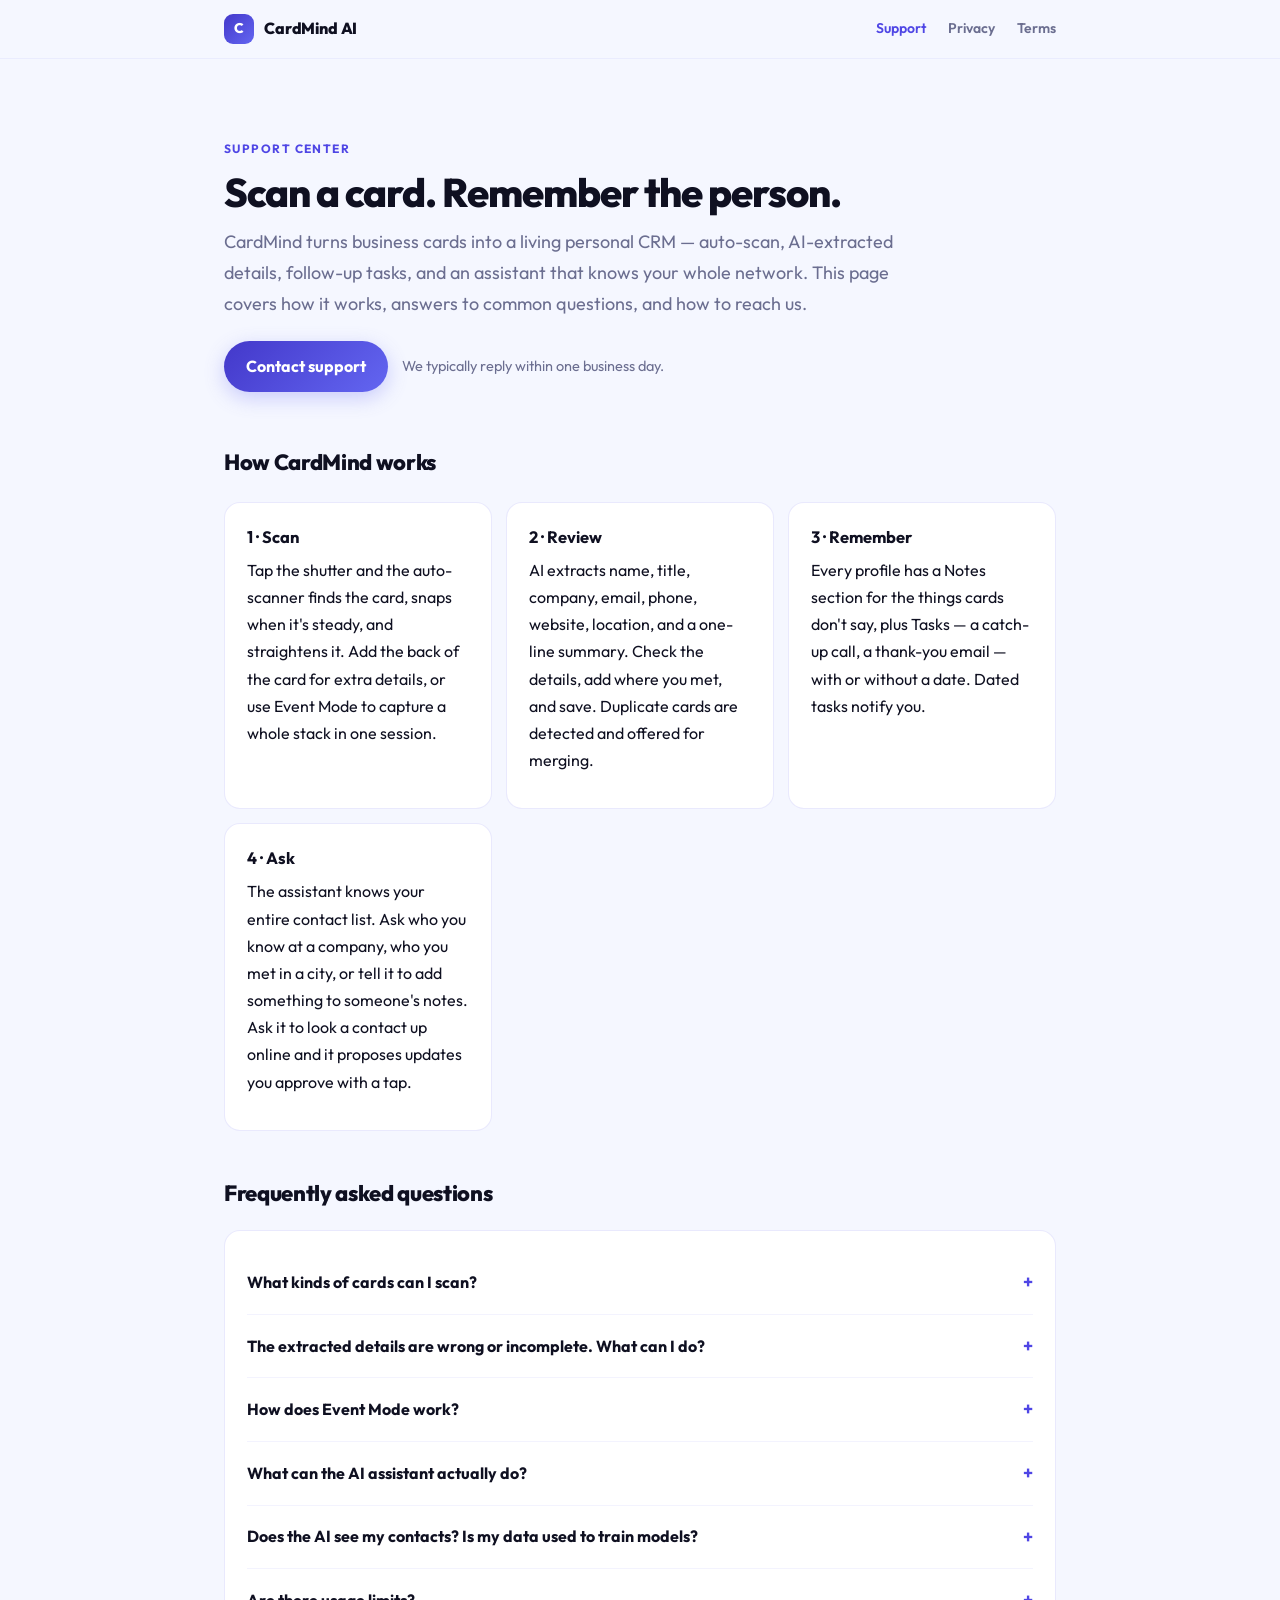
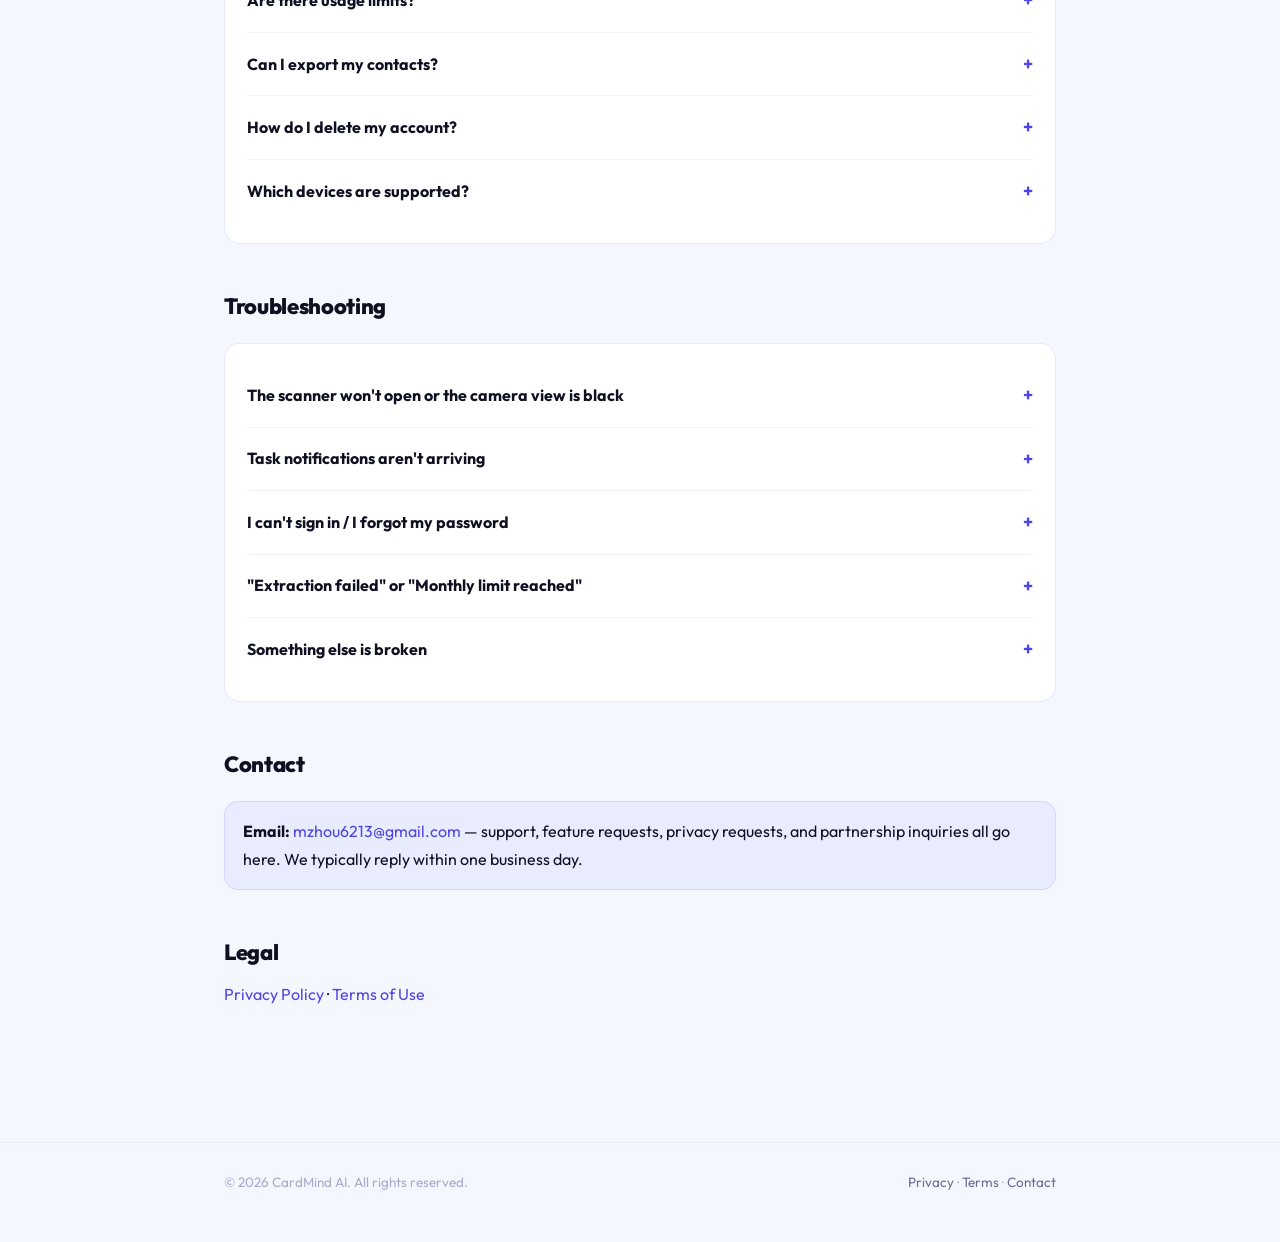
<file: index.html>
<!doctype html>
<html lang="en">
<head>
<meta charset="utf-8">
<meta name="viewport" content="width=device-width, initial-scale=1">
<title>CardMind AI — Support Center</title>
<meta name="description" content="Help, FAQs, troubleshooting, and contact for CardMind AI — the business-card scanner and personal CRM.">
<link rel="preconnect" href="https://fonts.googleapis.com">
<link rel="stylesheet" href="https://fonts.googleapis.com/css2?family=Outfit:wght@400;500;600;700;800&display=swap">
<link rel="stylesheet" href="styles.css">
</head>
<body>
<header class="nav">
  <div class="nav-inner">
    <a class="brand" href="index.html"><span class="brand-mark">C</span>CardMind AI</a>
    <nav class="nav-links" aria-label="Site">
      <a href="index.html" aria-current="page">Support</a>
      <a href="privacy.html">Privacy</a>
      <a href="terms.html">Terms</a>
    </nav>
  </div>
</header>

<main>
  <section class="hero">
    <div class="eyebrow">Support Center</div>
    <h1>Scan a card. Remember the person.</h1>
    <p class="lede">CardMind turns business cards into a living personal CRM — auto-scan, AI-extracted details, follow-up tasks, and an assistant that knows your whole network. This page covers how it works, answers to common questions, and how to reach us.</p>
    <div class="hero-actions">
      <a class="btn" href="mailto:mzhou6213@gmail.com?subject=CardMind%20support">Contact support</a>
      <span class="quiet">We typically reply within one business day.</span>
    </div>
  </section>

  <h2 id="how-it-works">How CardMind works</h2>
  <div class="grid">
    <div class="card">
      <h3>1 · Scan</h3>
      <p>Tap the shutter and the auto-scanner finds the card, snaps when it's steady, and straightens it. Add the back of the card for extra details, or use Event Mode to capture a whole stack in one session.</p>
    </div>
    <div class="card">
      <h3>2 · Review</h3>
      <p>AI extracts name, title, company, email, phone, website, location, and a one-line summary. Check the details, add where you met, and save. Duplicate cards are detected and offered for merging.</p>
    </div>
    <div class="card">
      <h3>3 · Remember</h3>
      <p>Every profile has a Notes section for the things cards don't say, plus Tasks — a catch-up call, a thank-you email — with or without a date. Dated tasks notify you.</p>
    </div>
    <div class="card">
      <h3>4 · Ask</h3>
      <p>The assistant knows your entire contact list. Ask who you know at a company, who you met in a city, or tell it to add something to someone's notes. Ask it to look a contact up online and it proposes updates you approve with a tap.</p>
    </div>
  </div>

  <h2 id="faq">Frequently asked questions</h2>
  <div class="card">
    <details>
      <summary>What kinds of cards can I scan?</summary>
      <p>Any printed business card, in any language the card is printed in. Plain paper cards work best; very glossy or dark cards benefit from softer lighting. You can also import a photo of a card from your library — you'll get a chance to crop it first.</p>
    </details>
    <details>
      <summary>The extracted details are wrong or incomplete. What can I do?</summary>
      <p>Extraction is done by AI and is very accurate on clear photos, but always review before saving. On the review screen you can correct any field. If the front of the card is missing information that's on the back, tap <strong>Add Back of Card</strong> — both sides are read together. After saving, tap any field on the profile to edit it in place.</p>
    </details>
    <details>
      <summary>How does Event Mode work?</summary>
      <p>Turn on <strong>Event Mode</strong> on the Scan tab, then capture card after card. Each one starts processing the moment it's captured — you'll see a spinner turn into a green check on its thumbnail. When you're done, tap <strong>Save All</strong> and every card becomes a contact. If any card fails (a blurry shot, a network drop) it stays in the queue so you can retry just that one.</p>
    </details>
    <details>
      <summary>What can the AI assistant actually do?</summary>
      <ul>
        <li><strong>Answer</strong> — "Who do I know in finance?" "Where did I meet Sarah?"</li>
        <li><strong>Show</strong> — "Display everyone in France" returns tappable profiles.</li>
        <li><strong>Record</strong> — "Add to notes that John has a daughter" saves it to John's profile and confirms.</li>
        <li><strong>Research</strong> — "Look up Sarah Chen online" searches the public web and proposes contact updates with sources; nothing is saved until you tap <em>Save to contact</em>.</li>
        <li><strong>Draft</strong> — "Write a short follow-up to Michael."</li>
      </ul>
      <p>Your conversation is saved so you can pick up where you left off; the compose icon starts a fresh one.</p>
    </details>
    <details>
      <summary>Does the AI see my contacts? Is my data used to train models?</summary>
      <p>To answer questions about your network, the assistant is given your own contacts and tasks for that request only — the same data you already see in the app. Card photos are sent for extraction. We use Anthropic's Claude API; under Anthropic's commercial terms, API inputs and outputs are not used to train their models. See our <a href="privacy.html#ai">Privacy Policy</a> for details.</p>
    </details>
    <details>
      <summary>Are there usage limits?</summary>
      <p>Yes — each account has a monthly allowance of card scans, assistant messages, and web-research requests so we can keep the service fast and affordable. If you hit a limit, the app tells you and it resets at the start of the next month. During the beta, CardMind is free.</p>
    </details>
    <details>
      <summary>Can I export my contacts?</summary>
      <p>Yes. <strong>Settings → Export All Contacts</strong> shares a CSV of everything. From any profile, the share icon exports that one person as text or a vCard.</p>
    </details>
    <details>
      <summary>How do I delete my account?</summary>
      <p><strong>Settings → Delete Account</strong>. After you confirm, your account and every piece of data tied to it — contacts, card photos, folders, tasks, chat history, usage records — are permanently removed. This cannot be undone, so export first if you want a copy.</p>
    </details>
    <details>
      <summary>Which devices are supported?</summary>
      <p>iPhone running a current version of iOS. Auto-scan uses Apple's built-in document scanner. iPad and Android are on the roadmap.</p>
    </details>
  </div>

  <h2 id="troubleshooting">Troubleshooting</h2>
  <div class="card">
    <details>
      <summary>The scanner won't open or the camera view is black</summary>
      <p>CardMind needs camera permission. Open the iPhone <strong>Settings</strong> app → scroll to <strong>CardMind</strong> → turn on <strong>Camera</strong>. Photo library access is needed only if you import existing photos.</p>
    </details>
    <details>
      <summary>Task notifications aren't arriving</summary>
      <p>Notifications need permission: iPhone <strong>Settings → CardMind → Notifications → Allow</strong>. Only tasks with a date send a notification, at the time you chose (9:00 in the morning for calendar-picked dates). Tasks without a date wait quietly in your list.</p>
    </details>
    <details>
      <summary>I can't sign in / I forgot my password</summary>
      <p>On the sign-in screen tap <strong>Forgot password?</strong>, enter your email, and open the link in the email on your phone — it brings you straight back to CardMind to set a new password. If you signed up with Apple, use the <strong>Sign in with Apple</strong> button instead of a password.</p>
    </details>
    <details>
      <summary>"Extraction failed" or "Monthly limit reached"</summary>
      <p><em>Extraction failed</em> is usually a connection hiccup or a photo the AI couldn't read — retake with the card filling the frame. <em>Monthly limit reached</em> means you've used this month's allowance; it resets on the 1st. Contact us if you need more.</p>
    </details>
    <details>
      <summary>Something else is broken</summary>
      <p>Email us with what you were doing, what you expected, and what happened instead. A screenshot helps enormously. Include your app version from Settings if you can.</p>
    </details>
  </div>

  <h2 id="contact">Contact</h2>
  <div class="callout">
    <p><strong>Email:</strong> <a href="mailto:mzhou6213@gmail.com">mzhou6213@gmail.com</a> — support, feature requests, privacy requests, and partnership inquiries all go here. We typically reply within one business day.</p>
  </div>

  <h2 id="legal">Legal</h2>
  <p><a href="privacy.html">Privacy Policy</a> · <a href="terms.html">Terms of Use</a></p>
</main>

<footer>
  <div class="footer-inner">
    <span>© 2026 CardMind AI. All rights reserved.</span>
    <span><a href="privacy.html">Privacy</a> · <a href="terms.html">Terms</a> · <a href="mailto:mzhou6213@gmail.com">Contact</a></span>
  </div>
</footer>
</body>
</html>
</file>
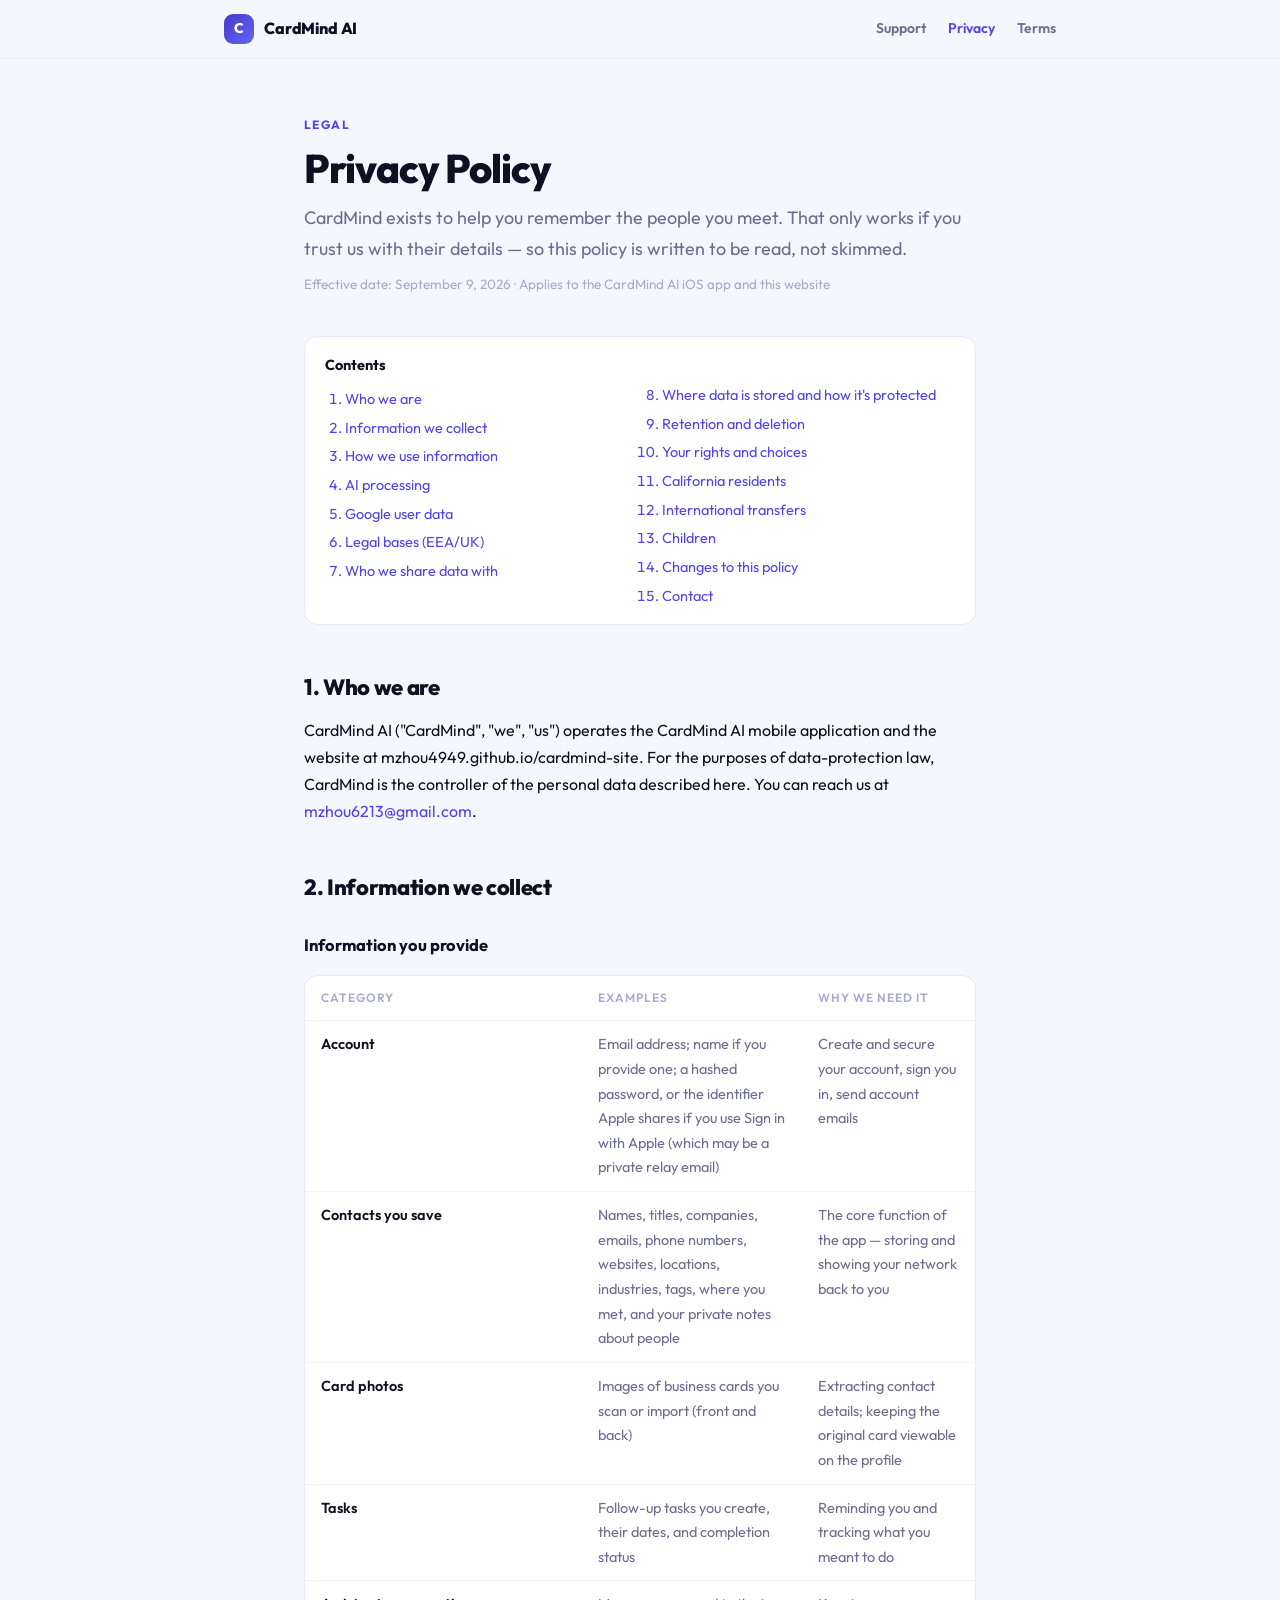
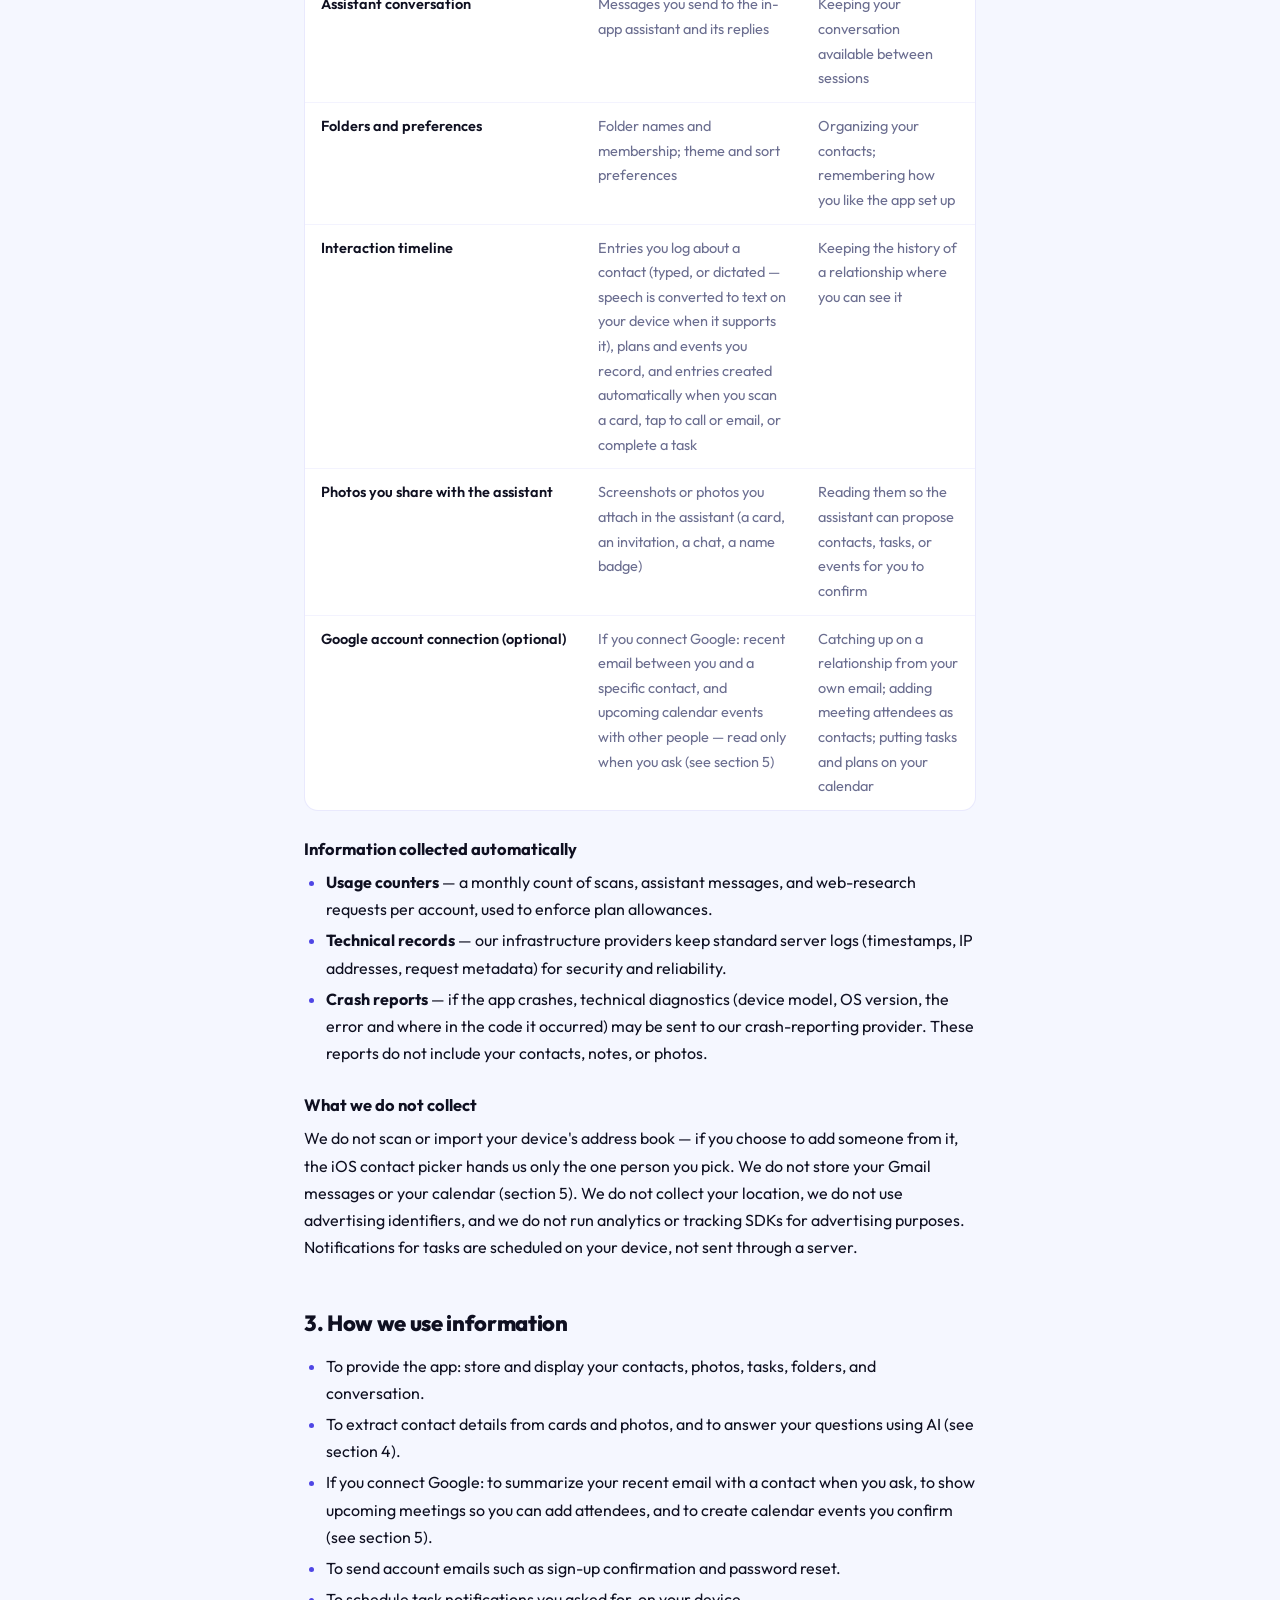
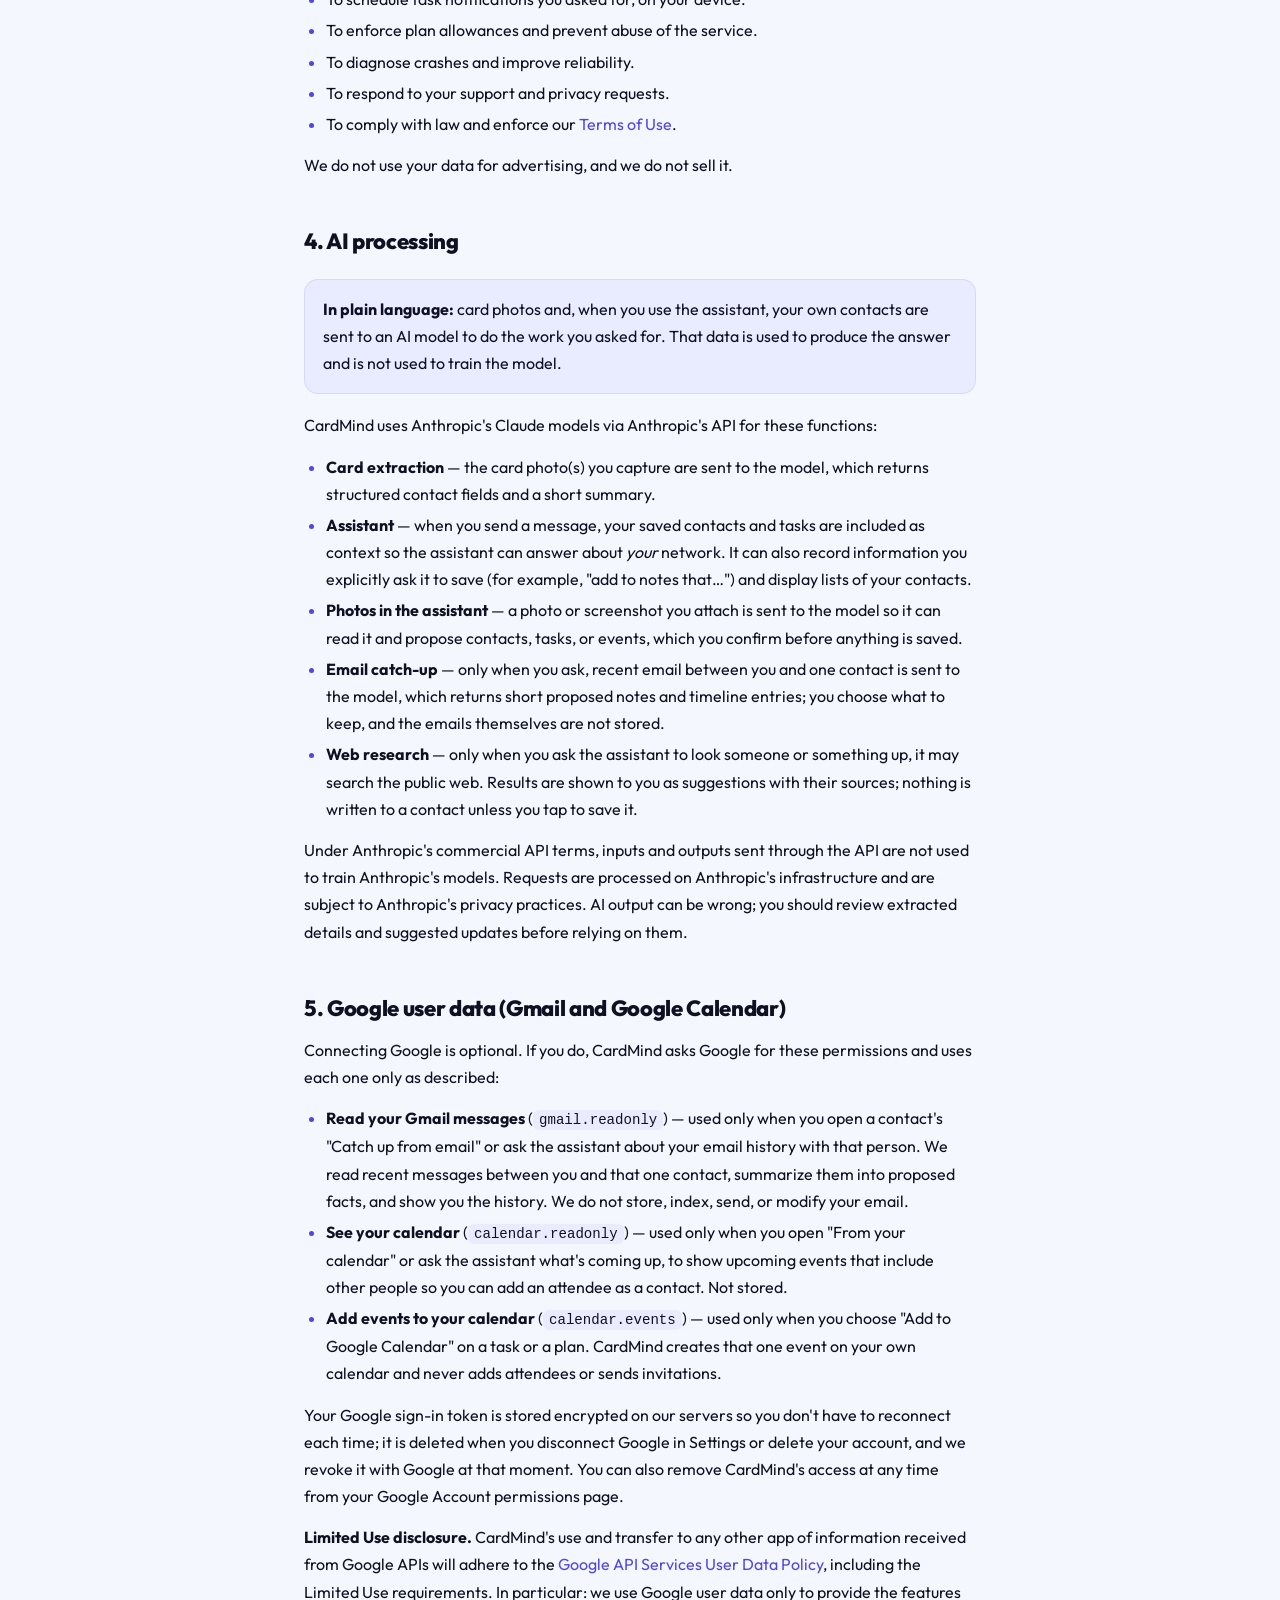
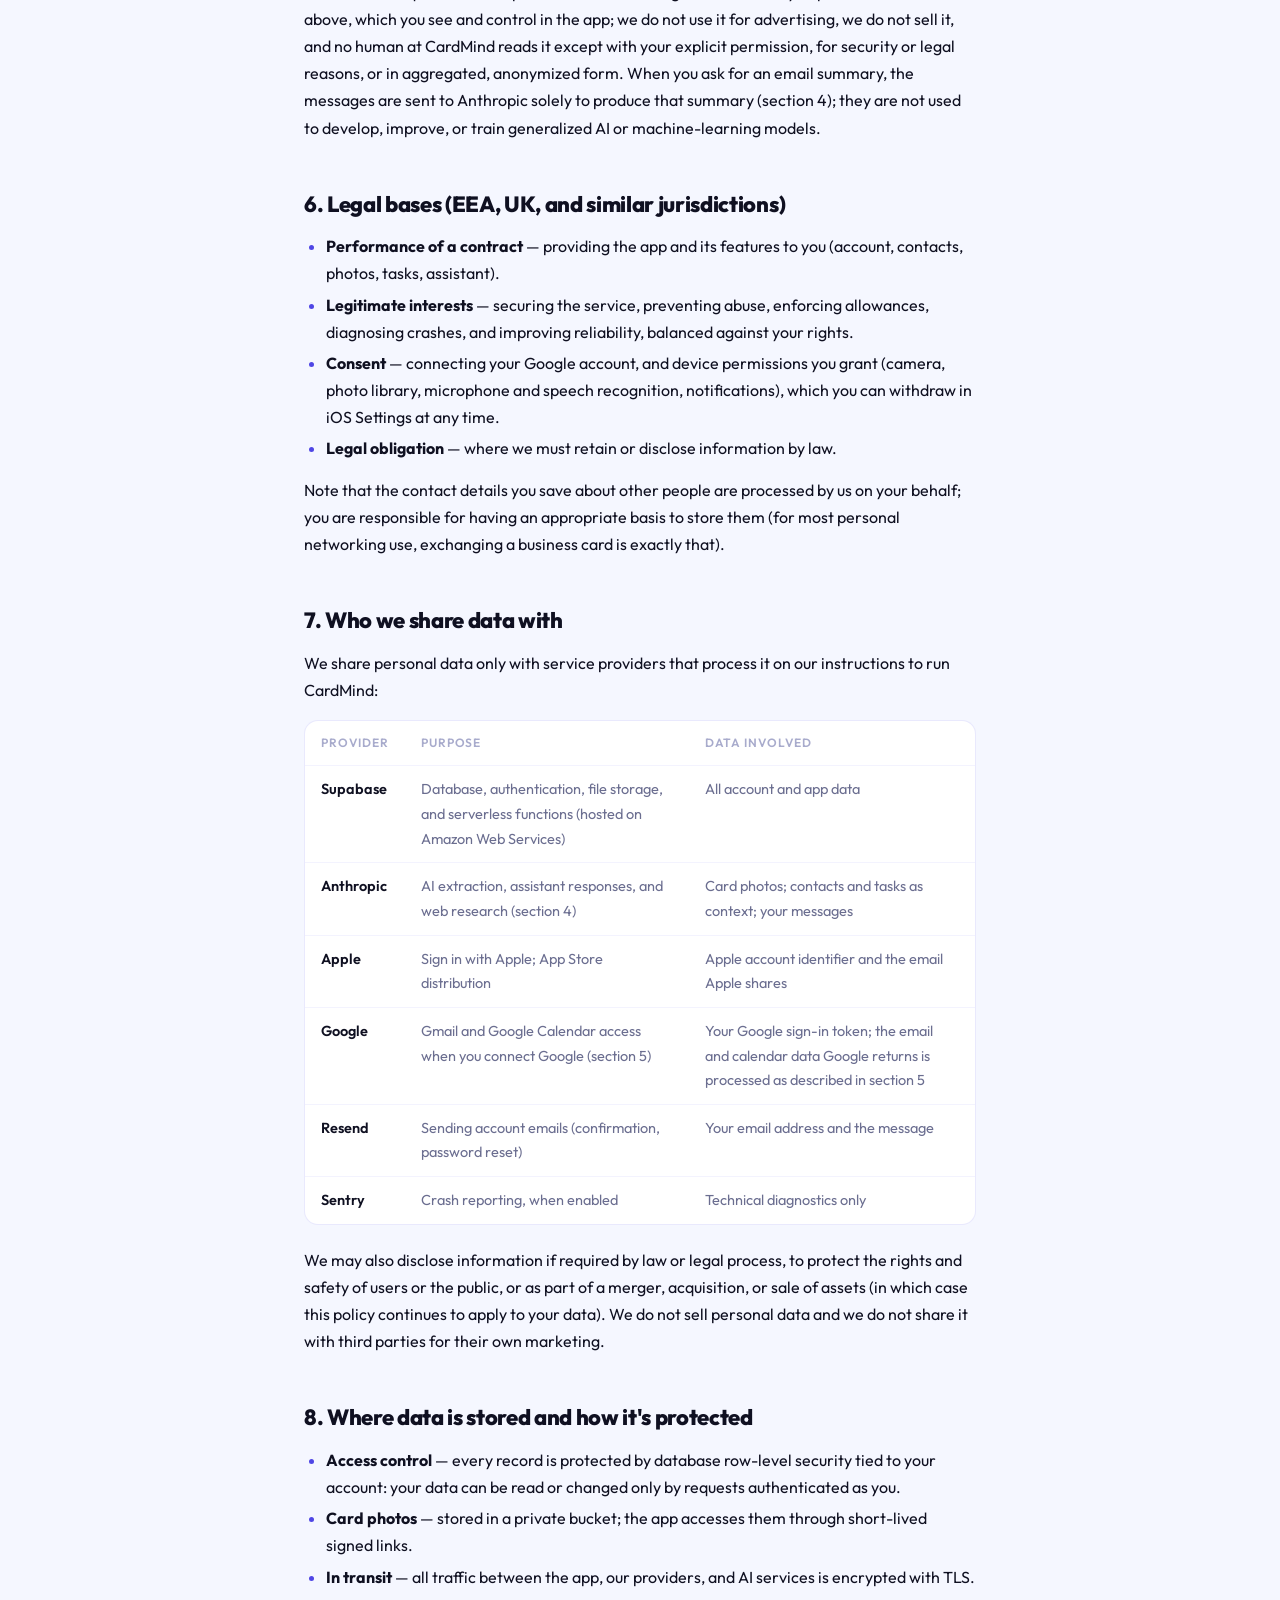
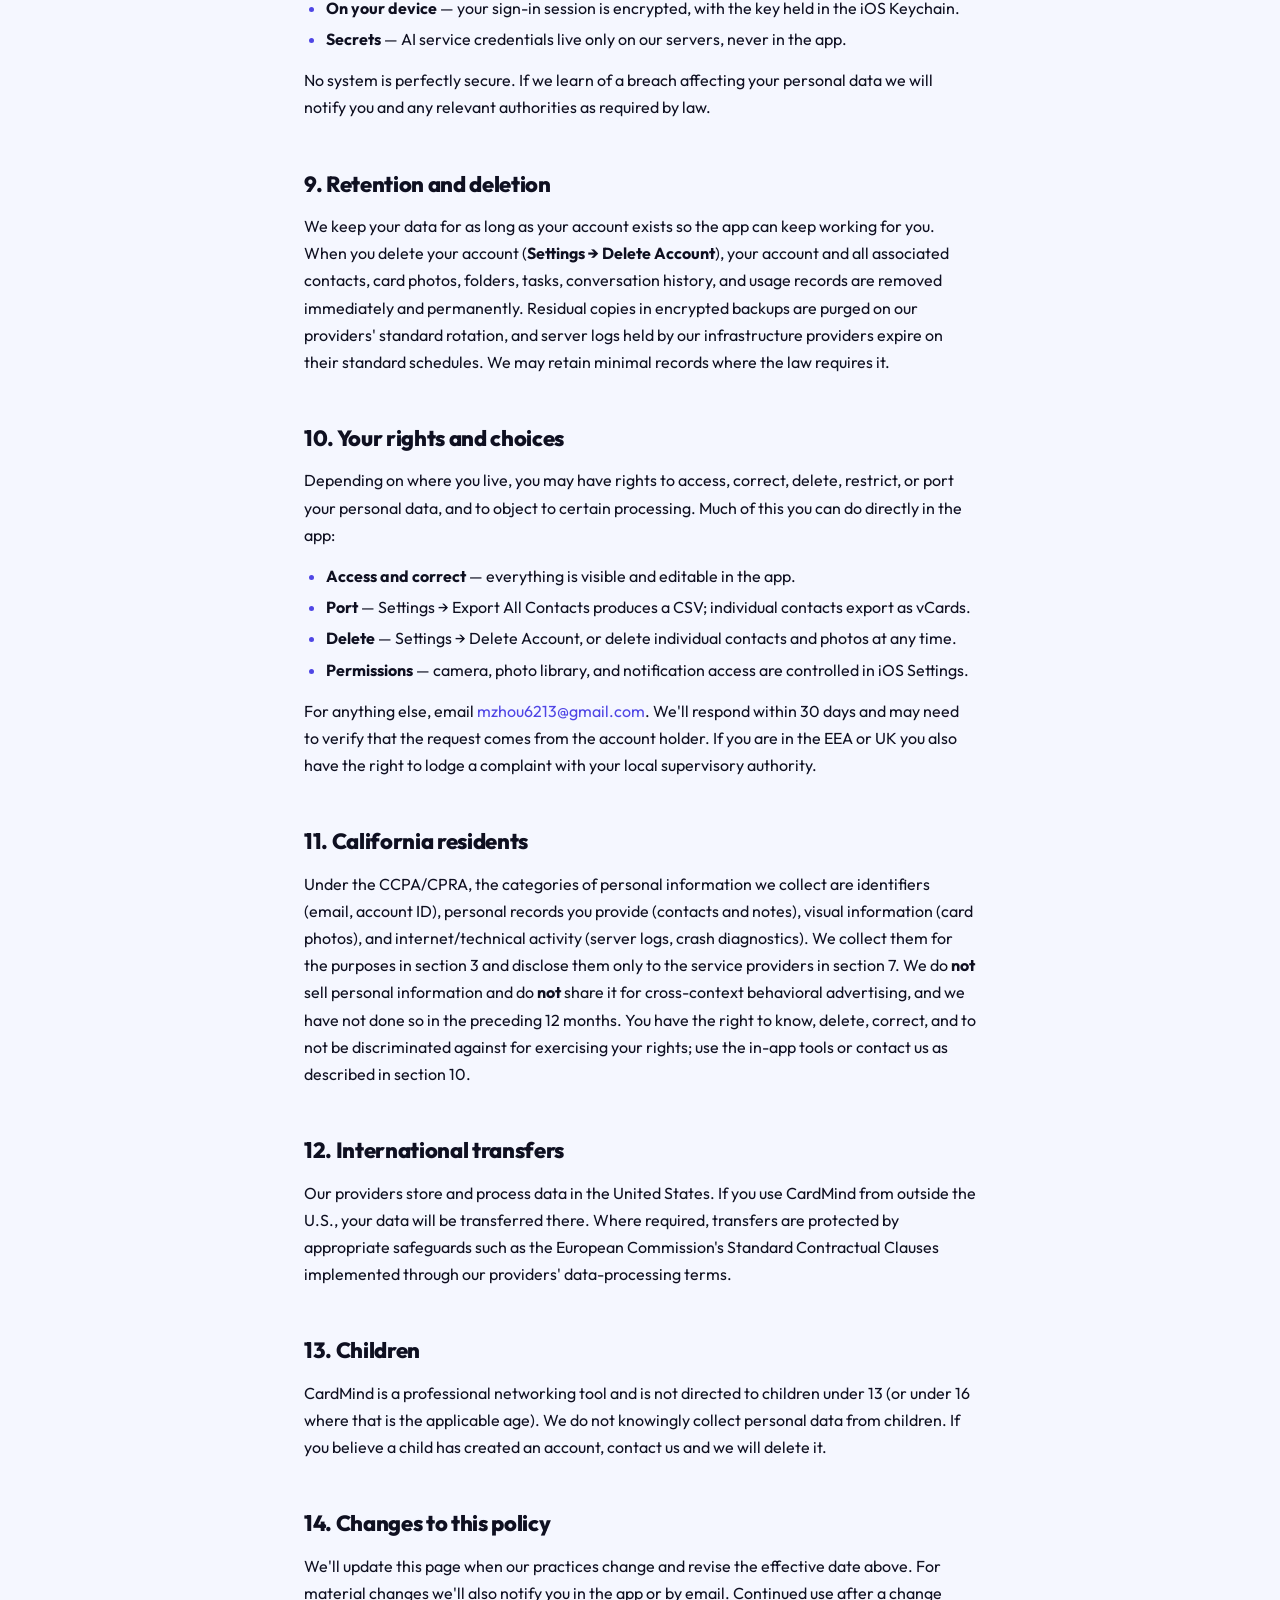
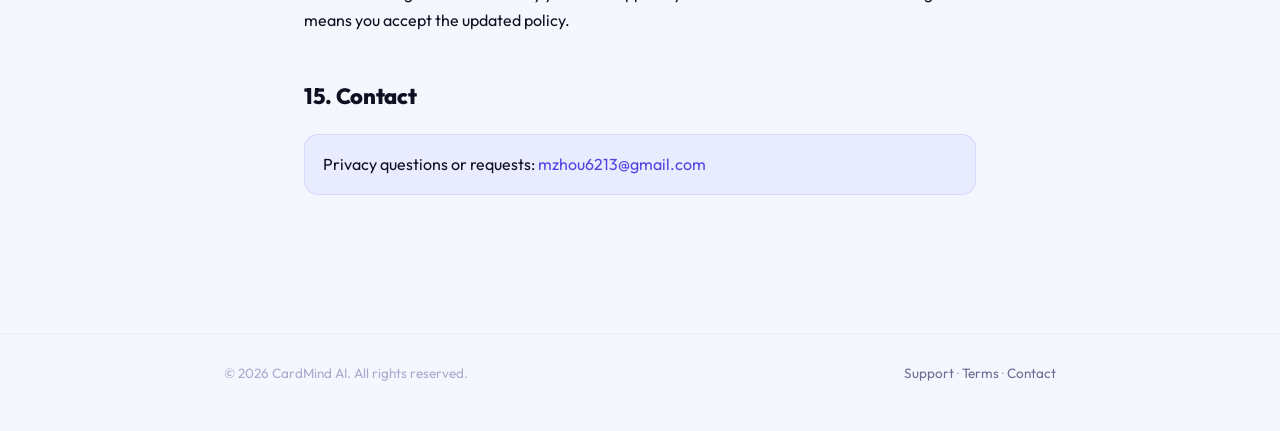
<file: privacy.html>
<!doctype html>
<html lang="en">
<head>
<meta charset="utf-8">
<meta name="viewport" content="width=device-width, initial-scale=1">
<title>Privacy Policy — CardMind AI</title>
<meta name="description" content="How CardMind AI collects, uses, stores, and protects your data, and the rights you have over it.">
<link rel="preconnect" href="https://fonts.googleapis.com">
<link rel="stylesheet" href="https://fonts.googleapis.com/css2?family=Outfit:wght@400;500;600;700;800&display=swap">
<link rel="stylesheet" href="styles.css">
</head>
<body>
<header class="nav">
  <div class="nav-inner">
    <a class="brand" href="index.html"><span class="brand-mark">C</span>CardMind AI</a>
    <nav class="nav-links" aria-label="Site">
      <a href="index.html">Support</a>
      <a href="privacy.html" aria-current="page">Privacy</a>
      <a href="terms.html">Terms</a>
    </nav>
  </div>
</header>

<main class="doc">
  <div class="eyebrow">Legal</div>
  <h1>Privacy Policy</h1>
  <p class="lede">CardMind exists to help you remember the people you meet. That only works if you trust us with their details — so this policy is written to be read, not skimmed.</p>
  <p class="meta">Effective date: September 9, 2026 · Applies to the CardMind AI iOS app and this website</p>

  <div class="toc">
    <strong>Contents</strong>
    <ol>
      <li><a href="#who">Who we are</a></li>
      <li><a href="#collect">Information we collect</a></li>
      <li><a href="#use">How we use information</a></li>
      <li><a href="#ai">AI processing</a></li>
      <li><a href="#google">Google user data</a></li>
      <li><a href="#legal-bases">Legal bases (EEA/UK)</a></li>
      <li><a href="#sharing">Who we share data with</a></li>
      <li><a href="#storage">Where data is stored and how it's protected</a></li>
      <li><a href="#retention">Retention and deletion</a></li>
      <li><a href="#rights">Your rights and choices</a></li>
      <li><a href="#california">California residents</a></li>
      <li><a href="#transfers">International transfers</a></li>
      <li><a href="#children">Children</a></li>
      <li><a href="#changes">Changes to this policy</a></li>
      <li><a href="#contact">Contact</a></li>
    </ol>
  </div>

  <h2 id="who">1. Who we are</h2>
  <p>CardMind AI ("CardMind", "we", "us") operates the CardMind AI mobile application and the website at mzhou4949.github.io/cardmind-site. For the purposes of data-protection law, CardMind is the controller of the personal data described here. You can reach us at <a href="mailto:mzhou6213@gmail.com">mzhou6213@gmail.com</a>.</p>

  <h2 id="collect">2. Information we collect</h2>
  <h3>Information you provide</h3>
  <div class="table-wrap">
    <table>
      <thead><tr><th>Category</th><th>Examples</th><th>Why we need it</th></tr></thead>
      <tbody>
        <tr><td>Account</td><td>Email address; name if you provide one; a hashed password, or the identifier Apple shares if you use Sign in with Apple (which may be a private relay email)</td><td>Create and secure your account, sign you in, send account emails</td></tr>
        <tr><td>Contacts you save</td><td>Names, titles, companies, emails, phone numbers, websites, locations, industries, tags, where you met, and your private notes about people</td><td>The core function of the app — storing and showing your network back to you</td></tr>
        <tr><td>Card photos</td><td>Images of business cards you scan or import (front and back)</td><td>Extracting contact details; keeping the original card viewable on the profile</td></tr>
        <tr><td>Tasks</td><td>Follow-up tasks you create, their dates, and completion status</td><td>Reminding you and tracking what you meant to do</td></tr>
        <tr><td>Assistant conversation</td><td>Messages you send to the in-app assistant and its replies</td><td>Keeping your conversation available between sessions</td></tr>
        <tr><td>Folders and preferences</td><td>Folder names and membership; theme and sort preferences</td><td>Organizing your contacts; remembering how you like the app set up</td></tr>
        <tr><td>Interaction timeline</td><td>Entries you log about a contact (typed, or dictated — speech is converted to text on your device when it supports it), plans and events you record, and entries created automatically when you scan a card, tap to call or email, or complete a task</td><td>Keeping the history of a relationship where you can see it</td></tr>
        <tr><td>Photos you share with the assistant</td><td>Screenshots or photos you attach in the assistant (a card, an invitation, a chat, a name badge)</td><td>Reading them so the assistant can propose contacts, tasks, or events for you to confirm</td></tr>
        <tr><td>Google account connection (optional)</td><td>If you connect Google: recent email between you and a specific contact, and upcoming calendar events with other people — read only when you ask (see section 5)</td><td>Catching up on a relationship from your own email; adding meeting attendees as contacts; putting tasks and plans on your calendar</td></tr>
      </tbody>
    </table>
  </div>

  <h3>Information collected automatically</h3>
  <ul>
    <li><strong>Usage counters</strong> — a monthly count of scans, assistant messages, and web-research requests per account, used to enforce plan allowances.</li>
    <li><strong>Technical records</strong> — our infrastructure providers keep standard server logs (timestamps, IP addresses, request metadata) for security and reliability.</li>
    <li><strong>Crash reports</strong> — if the app crashes, technical diagnostics (device model, OS version, the error and where in the code it occurred) may be sent to our crash-reporting provider. These reports do not include your contacts, notes, or photos.</li>
  </ul>

  <h3>What we do not collect</h3>
  <p>We do not scan or import your device's address book — if you choose to add someone from it, the iOS contact picker hands us only the one person you pick. We do not store your Gmail messages or your calendar (section 5). We do not collect your location, we do not use advertising identifiers, and we do not run analytics or tracking SDKs for advertising purposes. Notifications for tasks are scheduled on your device, not sent through a server.</p>

  <h2 id="use">3. How we use information</h2>
  <ul>
    <li>To provide the app: store and display your contacts, photos, tasks, folders, and conversation.</li>
    <li>To extract contact details from cards and photos, and to answer your questions using AI (see section 4).</li>
    <li>If you connect Google: to summarize your recent email with a contact when you ask, to show upcoming meetings so you can add attendees, and to create calendar events you confirm (see section 5).</li>
    <li>To send account emails such as sign-up confirmation and password reset.</li>
    <li>To schedule task notifications you asked for, on your device.</li>
    <li>To enforce plan allowances and prevent abuse of the service.</li>
    <li>To diagnose crashes and improve reliability.</li>
    <li>To respond to your support and privacy requests.</li>
    <li>To comply with law and enforce our <a href="terms.html">Terms of Use</a>.</li>
  </ul>
  <p>We do not use your data for advertising, and we do not sell it.</p>

  <h2 id="ai">4. AI processing</h2>
  <div class="callout">
    <p><strong>In plain language:</strong> card photos and, when you use the assistant, your own contacts are sent to an AI model to do the work you asked for. That data is used to produce the answer and is not used to train the model.</p>
  </div>
  <p>CardMind uses Anthropic's Claude models via Anthropic's API for these functions:</p>
  <ul>
    <li><strong>Card extraction</strong> — the card photo(s) you capture are sent to the model, which returns structured contact fields and a short summary.</li>
    <li><strong>Assistant</strong> — when you send a message, your saved contacts and tasks are included as context so the assistant can answer about <em>your</em> network. It can also record information you explicitly ask it to save (for example, "add to notes that…") and display lists of your contacts.</li>
    <li><strong>Photos in the assistant</strong> — a photo or screenshot you attach is sent to the model so it can read it and propose contacts, tasks, or events, which you confirm before anything is saved.</li>
    <li><strong>Email catch-up</strong> — only when you ask, recent email between you and one contact is sent to the model, which returns short proposed notes and timeline entries; you choose what to keep, and the emails themselves are not stored.</li>
    <li><strong>Web research</strong> — only when you ask the assistant to look someone or something up, it may search the public web. Results are shown to you as suggestions with their sources; nothing is written to a contact unless you tap to save it.</li>
  </ul>
  <p>Under Anthropic's commercial API terms, inputs and outputs sent through the API are not used to train Anthropic's models. Requests are processed on Anthropic's infrastructure and are subject to Anthropic's privacy practices. AI output can be wrong; you should review extracted details and suggested updates before relying on them.</p>

  <h2 id="google">5. Google user data (Gmail and Google Calendar)</h2>
  <p>Connecting Google is optional. If you do, CardMind asks Google for these permissions and uses each one only as described:</p>
  <ul>
    <li><strong>Read your Gmail messages</strong> (<code>gmail.readonly</code>) — used only when you open a contact's "Catch up from email" or ask the assistant about your email history with that person. We read recent messages between you and that one contact, summarize them into proposed facts, and show you the history. We do not store, index, send, or modify your email.</li>
    <li><strong>See your calendar</strong> (<code>calendar.readonly</code>) — used only when you open "From your calendar" or ask the assistant what's coming up, to show upcoming events that include other people so you can add an attendee as a contact. Not stored.</li>
    <li><strong>Add events to your calendar</strong> (<code>calendar.events</code>) — used only when you choose "Add to Google Calendar" on a task or a plan. CardMind creates that one event on your own calendar and never adds attendees or sends invitations.</li>
  </ul>
  <p>Your Google sign-in token is stored encrypted on our servers so you don't have to reconnect each time; it is deleted when you disconnect Google in Settings or delete your account, and we revoke it with Google at that moment. You can also remove CardMind's access at any time from your Google Account permissions page.</p>
  <p><strong>Limited Use disclosure.</strong> CardMind's use and transfer to any other app of information received from Google APIs will adhere to the <a href="https://developers.google.com/terms/api-services-user-data-policy">Google API Services User Data Policy</a>, including the Limited Use requirements. In particular: we use Google user data only to provide the features above, which you see and control in the app; we do not use it for advertising, we do not sell it, and no human at CardMind reads it except with your explicit permission, for security or legal reasons, or in aggregated, anonymized form. When you ask for an email summary, the messages are sent to Anthropic solely to produce that summary (section 4); they are not used to develop, improve, or train generalized AI or machine-learning models.</p>

  <h2 id="legal-bases">6. Legal bases (EEA, UK, and similar jurisdictions)</h2>
  <ul>
    <li><strong>Performance of a contract</strong> — providing the app and its features to you (account, contacts, photos, tasks, assistant).</li>
    <li><strong>Legitimate interests</strong> — securing the service, preventing abuse, enforcing allowances, diagnosing crashes, and improving reliability, balanced against your rights.</li>
    <li><strong>Consent</strong> — connecting your Google account, and device permissions you grant (camera, photo library, microphone and speech recognition, notifications), which you can withdraw in iOS Settings at any time.</li>
    <li><strong>Legal obligation</strong> — where we must retain or disclose information by law.</li>
  </ul>
  <p>Note that the contact details you save about other people are processed by us on your behalf; you are responsible for having an appropriate basis to store them (for most personal networking use, exchanging a business card is exactly that).</p>

  <h2 id="sharing">7. Who we share data with</h2>
  <p>We share personal data only with service providers that process it on our instructions to run CardMind:</p>
  <div class="table-wrap">
    <table>
      <thead><tr><th>Provider</th><th>Purpose</th><th>Data involved</th></tr></thead>
      <tbody>
        <tr><td>Supabase</td><td>Database, authentication, file storage, and serverless functions (hosted on Amazon Web Services)</td><td>All account and app data</td></tr>
        <tr><td>Anthropic</td><td>AI extraction, assistant responses, and web research (section 4)</td><td>Card photos; contacts and tasks as context; your messages</td></tr>
        <tr><td>Apple</td><td>Sign in with Apple; App Store distribution</td><td>Apple account identifier and the email Apple shares</td></tr>
        <tr><td>Google</td><td>Gmail and Google Calendar access when you connect Google (section 5)</td><td>Your Google sign-in token; the email and calendar data Google returns is processed as described in section 5</td></tr>
        <tr><td>Resend</td><td>Sending account emails (confirmation, password reset)</td><td>Your email address and the message</td></tr>
        <tr><td>Sentry</td><td>Crash reporting, when enabled</td><td>Technical diagnostics only</td></tr>
      </tbody>
    </table>
  </div>
  <p>We may also disclose information if required by law or legal process, to protect the rights and safety of users or the public, or as part of a merger, acquisition, or sale of assets (in which case this policy continues to apply to your data). We do not sell personal data and we do not share it with third parties for their own marketing.</p>

  <h2 id="storage">8. Where data is stored and how it's protected</h2>
  <ul>
    <li><strong>Access control</strong> — every record is protected by database row-level security tied to your account: your data can be read or changed only by requests authenticated as you.</li>
    <li><strong>Card photos</strong> — stored in a private bucket; the app accesses them through short-lived signed links.</li>
    <li><strong>In transit</strong> — all traffic between the app, our providers, and AI services is encrypted with TLS.</li>
    <li><strong>On your device</strong> — your sign-in session is encrypted, with the key held in the iOS Keychain.</li>
    <li><strong>Secrets</strong> — AI service credentials live only on our servers, never in the app.</li>
  </ul>
  <p>No system is perfectly secure. If we learn of a breach affecting your personal data we will notify you and any relevant authorities as required by law.</p>

  <h2 id="retention">9. Retention and deletion</h2>
  <p>We keep your data for as long as your account exists so the app can keep working for you. When you delete your account (<strong>Settings → Delete Account</strong>), your account and all associated contacts, card photos, folders, tasks, conversation history, and usage records are removed immediately and permanently. Residual copies in encrypted backups are purged on our providers' standard rotation, and server logs held by our infrastructure providers expire on their standard schedules. We may retain minimal records where the law requires it.</p>

  <h2 id="rights">10. Your rights and choices</h2>
  <p>Depending on where you live, you may have rights to access, correct, delete, restrict, or port your personal data, and to object to certain processing. Much of this you can do directly in the app:</p>
  <ul>
    <li><strong>Access and correct</strong> — everything is visible and editable in the app.</li>
    <li><strong>Port</strong> — Settings → Export All Contacts produces a CSV; individual contacts export as vCards.</li>
    <li><strong>Delete</strong> — Settings → Delete Account, or delete individual contacts and photos at any time.</li>
    <li><strong>Permissions</strong> — camera, photo library, and notification access are controlled in iOS Settings.</li>
  </ul>
  <p>For anything else, email <a href="mailto:mzhou6213@gmail.com">mzhou6213@gmail.com</a>. We'll respond within 30 days and may need to verify that the request comes from the account holder. If you are in the EEA or UK you also have the right to lodge a complaint with your local supervisory authority.</p>

  <h2 id="california">11. California residents</h2>
  <p>Under the CCPA/CPRA, the categories of personal information we collect are identifiers (email, account ID), personal records you provide (contacts and notes), visual information (card photos), and internet/technical activity (server logs, crash diagnostics). We collect them for the purposes in section 3 and disclose them only to the service providers in section 7. We do <strong>not</strong> sell personal information and do <strong>not</strong> share it for cross-context behavioral advertising, and we have not done so in the preceding 12 months. You have the right to know, delete, correct, and to not be discriminated against for exercising your rights; use the in-app tools or contact us as described in section 10.</p>

  <h2 id="transfers">12. International transfers</h2>
  <p>Our providers store and process data in the United States. If you use CardMind from outside the U.S., your data will be transferred there. Where required, transfers are protected by appropriate safeguards such as the European Commission's Standard Contractual Clauses implemented through our providers' data-processing terms.</p>

  <h2 id="children">13. Children</h2>
  <p>CardMind is a professional networking tool and is not directed to children under 13 (or under 16 where that is the applicable age). We do not knowingly collect personal data from children. If you believe a child has created an account, contact us and we will delete it.</p>

  <h2 id="changes">14. Changes to this policy</h2>
  <p>We'll update this page when our practices change and revise the effective date above. For material changes we'll also notify you in the app or by email. Continued use after a change means you accept the updated policy.</p>

  <h2 id="contact">15. Contact</h2>
  <div class="callout">
    <p>Privacy questions or requests: <a href="mailto:mzhou6213@gmail.com">mzhou6213@gmail.com</a></p>
  </div>
</main>

<footer>
  <div class="footer-inner">
    <span>© 2026 CardMind AI. All rights reserved.</span>
    <span><a href="index.html">Support</a> · <a href="terms.html">Terms</a> · <a href="mailto:mzhou6213@gmail.com">Contact</a></span>
  </div>
</footer>
</body>
</html>
</file>
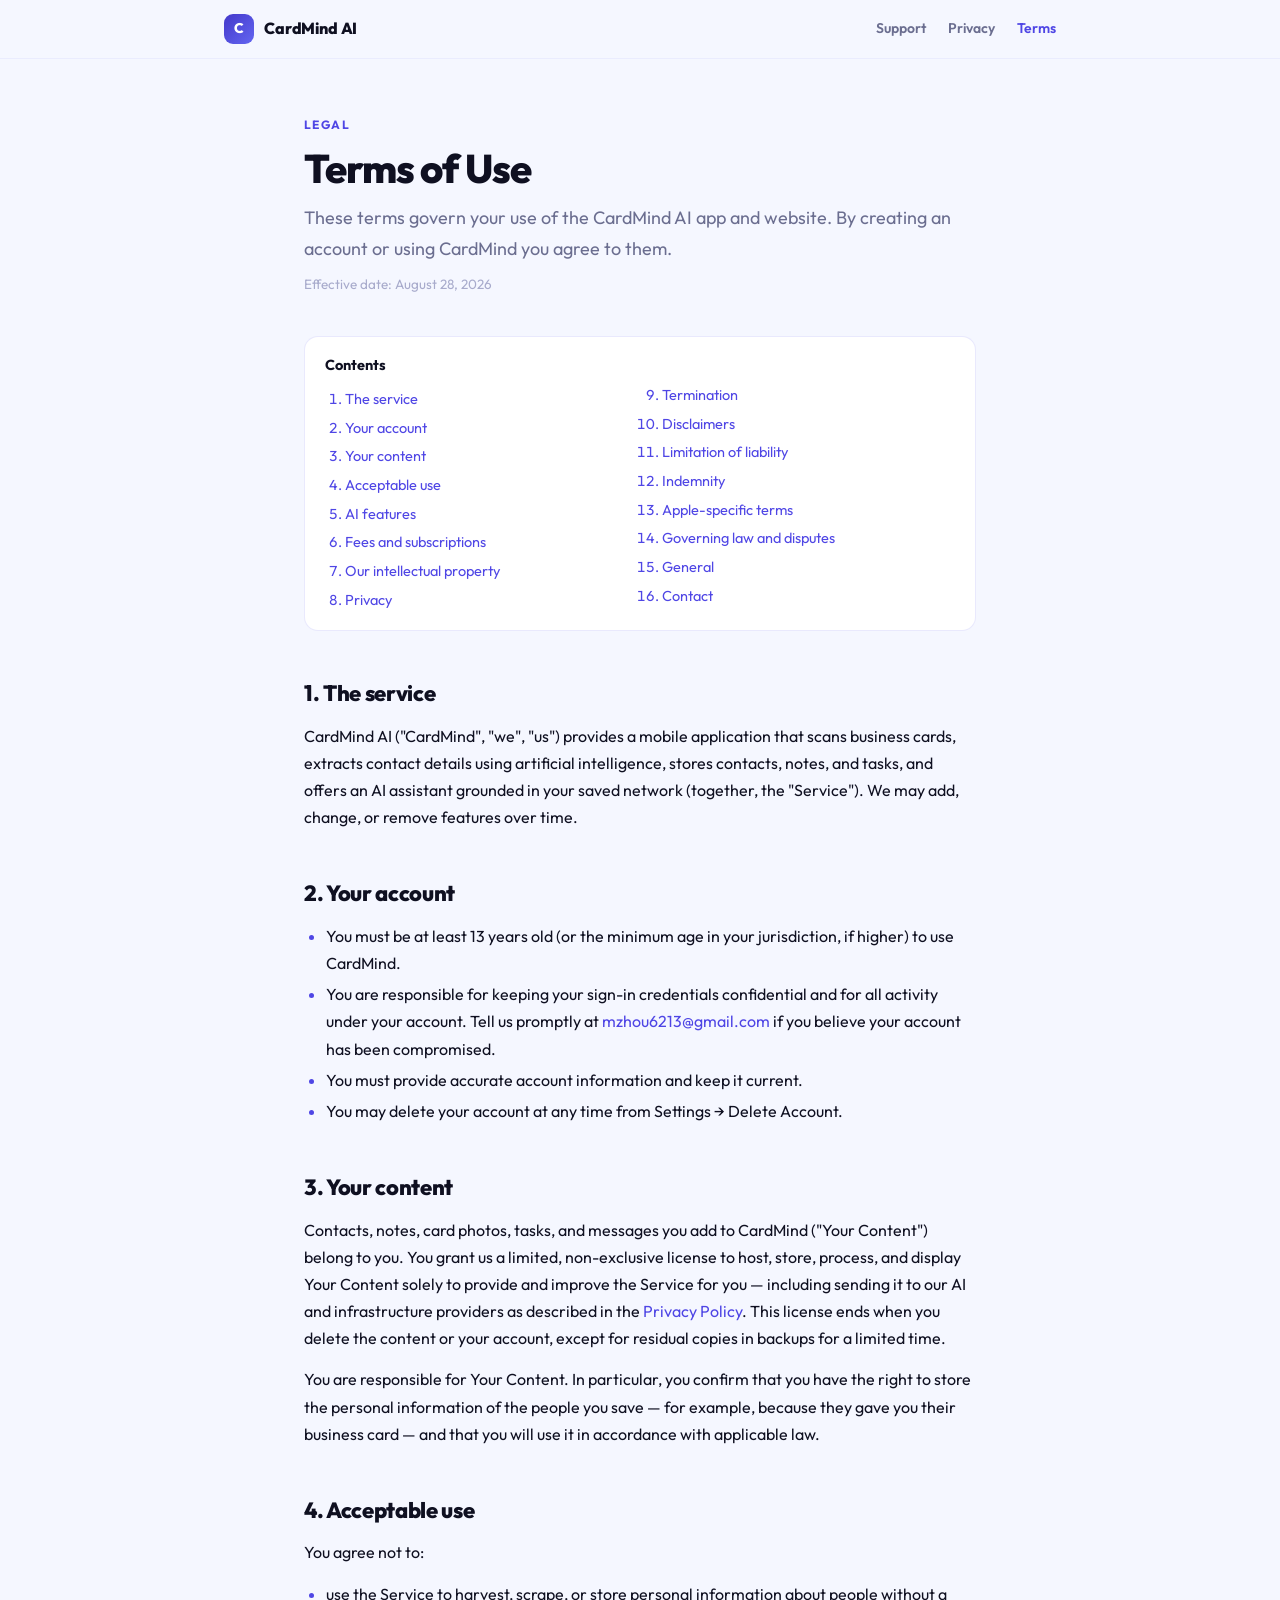
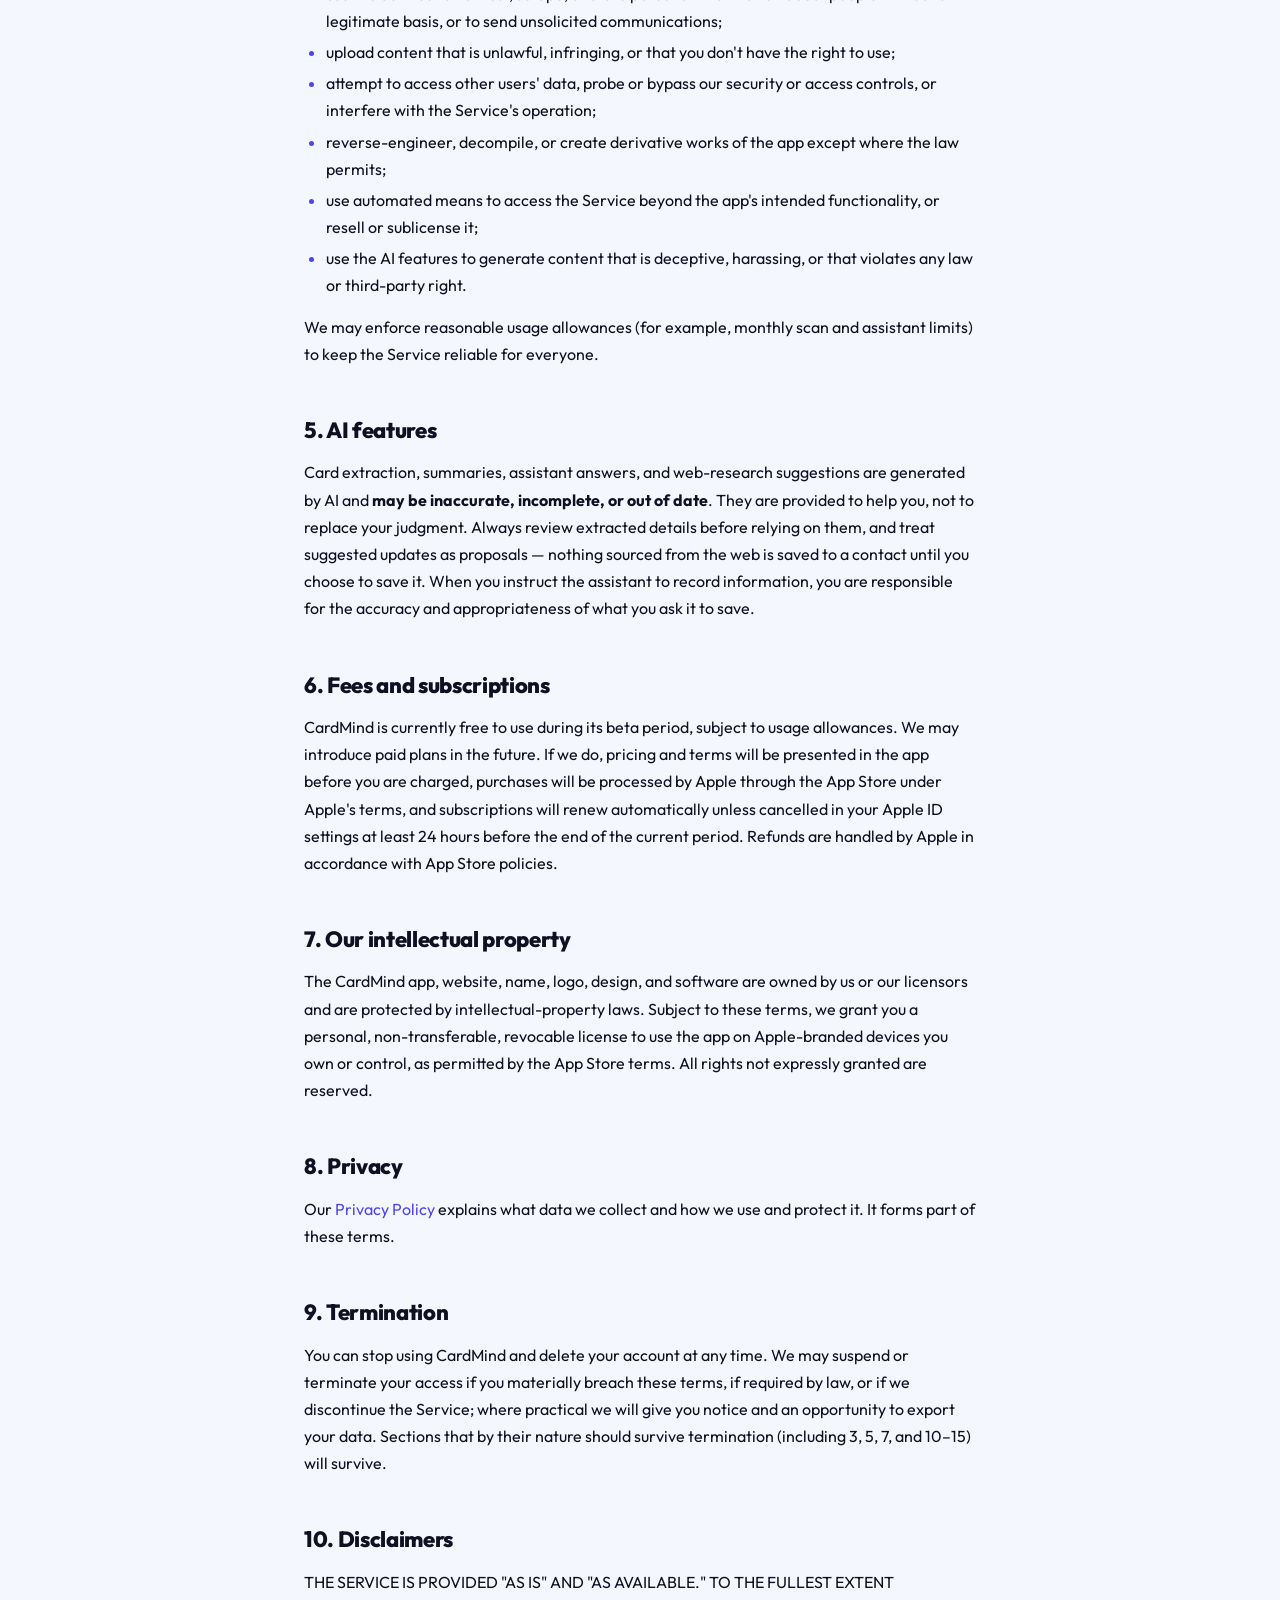
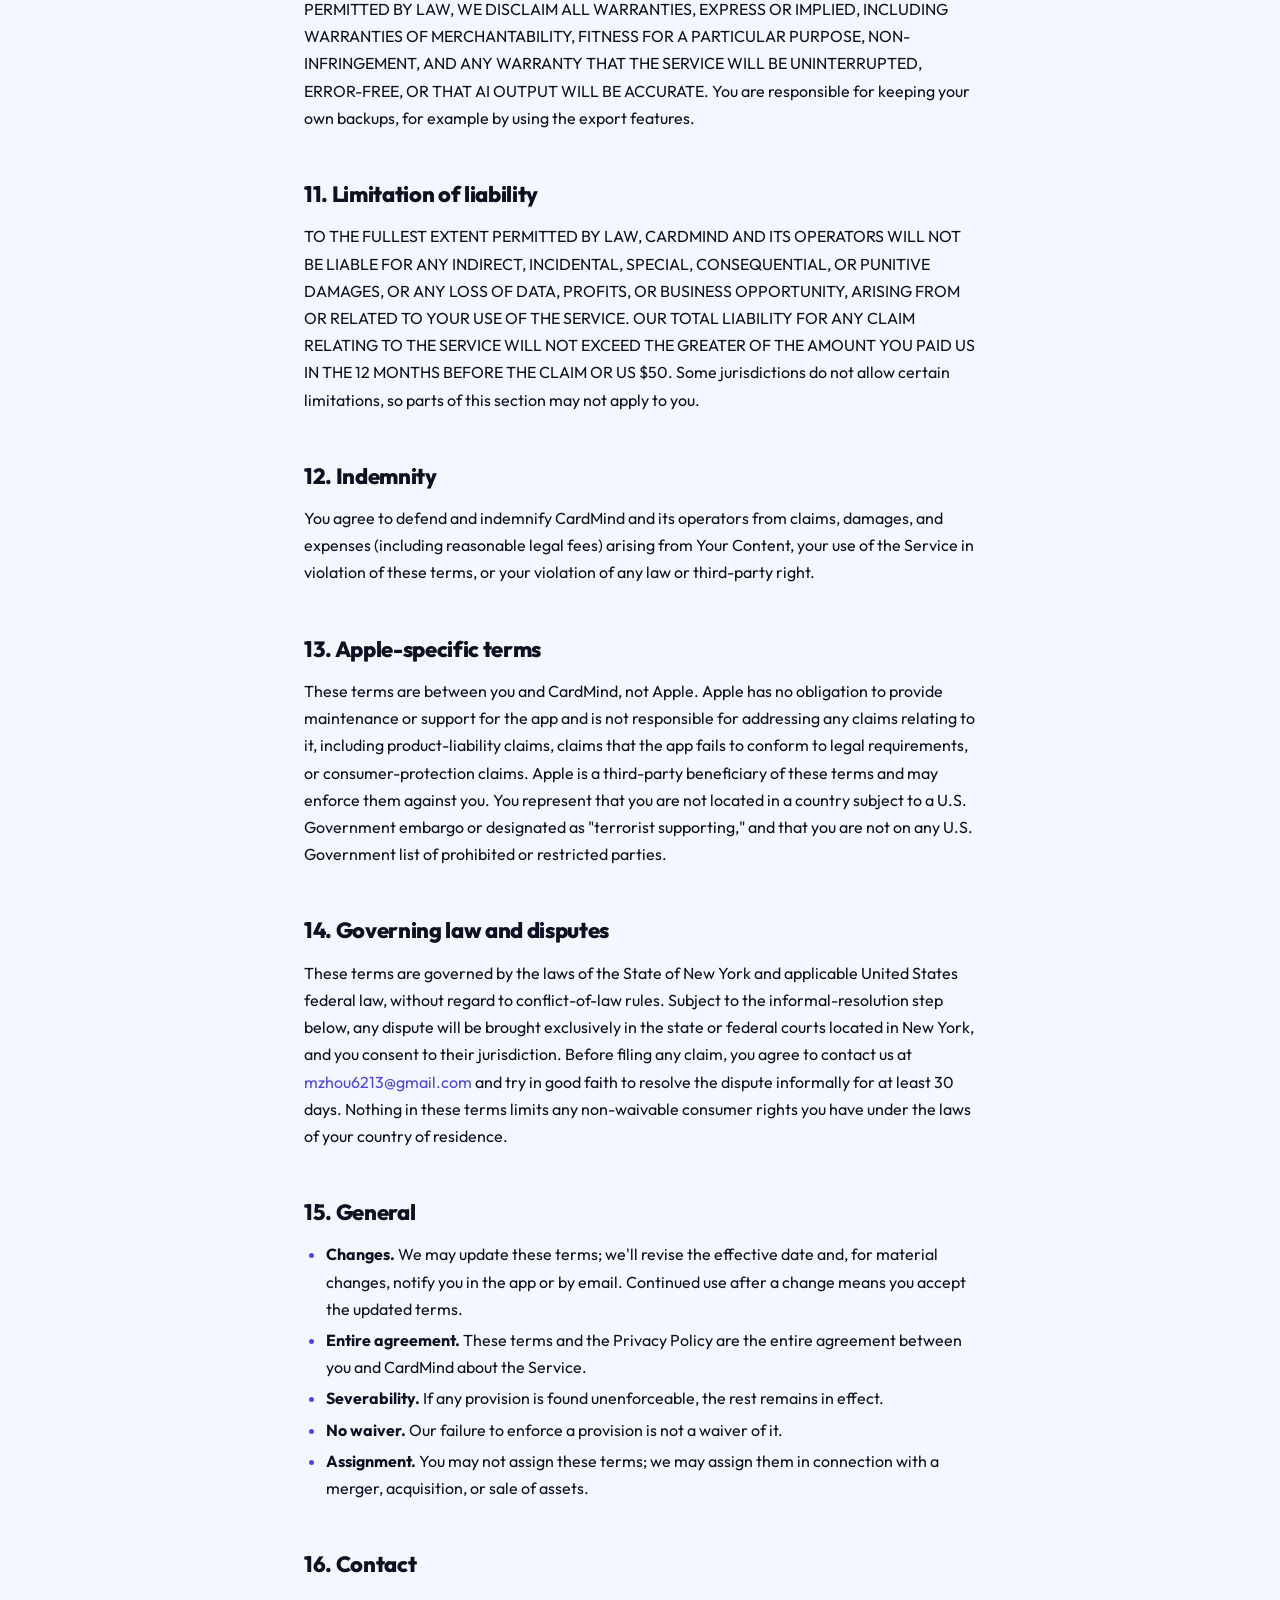
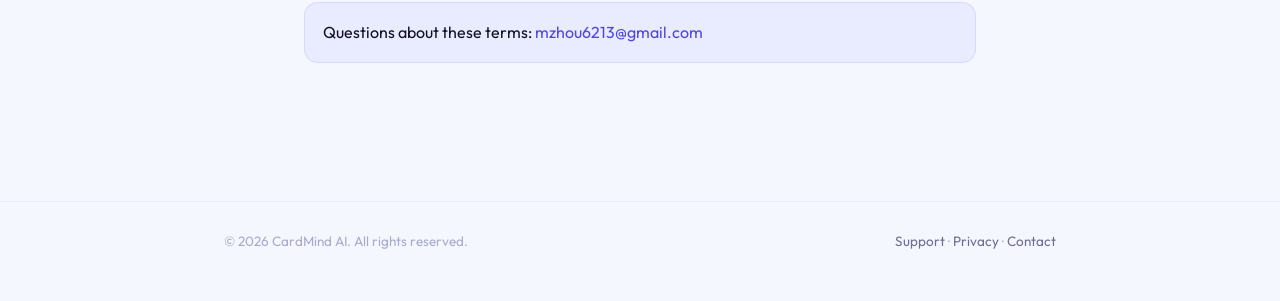
<file: terms.html>
<!doctype html>
<html lang="en">
<head>
<meta charset="utf-8">
<meta name="viewport" content="width=device-width, initial-scale=1">
<title>Terms of Use — CardMind AI</title>
<meta name="description" content="The terms that govern your use of the CardMind AI app and website.">
<link rel="preconnect" href="https://fonts.googleapis.com">
<link rel="stylesheet" href="https://fonts.googleapis.com/css2?family=Outfit:wght@400;500;600;700;800&display=swap">
<link rel="stylesheet" href="styles.css">
</head>
<body>
<header class="nav">
  <div class="nav-inner">
    <a class="brand" href="index.html"><span class="brand-mark">C</span>CardMind AI</a>
    <nav class="nav-links" aria-label="Site">
      <a href="index.html">Support</a>
      <a href="privacy.html">Privacy</a>
      <a href="terms.html" aria-current="page">Terms</a>
    </nav>
  </div>
</header>

<main class="doc">
  <div class="eyebrow">Legal</div>
  <h1>Terms of Use</h1>
  <p class="lede">These terms govern your use of the CardMind AI app and website. By creating an account or using CardMind you agree to them.</p>
  <p class="meta">Effective date: August 28, 2026</p>

  <div class="toc">
    <strong>Contents</strong>
    <ol>
      <li><a href="#service">The service</a></li>
      <li><a href="#account">Your account</a></li>
      <li><a href="#content">Your content</a></li>
      <li><a href="#acceptable">Acceptable use</a></li>
      <li><a href="#ai">AI features</a></li>
      <li><a href="#fees">Fees and subscriptions</a></li>
      <li><a href="#ip">Our intellectual property</a></li>
      <li><a href="#privacy">Privacy</a></li>
      <li><a href="#termination">Termination</a></li>
      <li><a href="#disclaimers">Disclaimers</a></li>
      <li><a href="#liability">Limitation of liability</a></li>
      <li><a href="#indemnity">Indemnity</a></li>
      <li><a href="#apple">Apple-specific terms</a></li>
      <li><a href="#law">Governing law and disputes</a></li>
      <li><a href="#general">General</a></li>
      <li><a href="#contact">Contact</a></li>
    </ol>
  </div>

  <h2 id="service">1. The service</h2>
  <p>CardMind AI ("CardMind", "we", "us") provides a mobile application that scans business cards, extracts contact details using artificial intelligence, stores contacts, notes, and tasks, and offers an AI assistant grounded in your saved network (together, the "Service"). We may add, change, or remove features over time.</p>

  <h2 id="account">2. Your account</h2>
  <ul>
    <li>You must be at least 13 years old (or the minimum age in your jurisdiction, if higher) to use CardMind.</li>
    <li>You are responsible for keeping your sign-in credentials confidential and for all activity under your account. Tell us promptly at <a href="mailto:mzhou6213@gmail.com">mzhou6213@gmail.com</a> if you believe your account has been compromised.</li>
    <li>You must provide accurate account information and keep it current.</li>
    <li>You may delete your account at any time from Settings → Delete Account.</li>
  </ul>

  <h2 id="content">3. Your content</h2>
  <p>Contacts, notes, card photos, tasks, and messages you add to CardMind ("Your Content") belong to you. You grant us a limited, non-exclusive license to host, store, process, and display Your Content solely to provide and improve the Service for you — including sending it to our AI and infrastructure providers as described in the <a href="privacy.html">Privacy Policy</a>. This license ends when you delete the content or your account, except for residual copies in backups for a limited time.</p>
  <p>You are responsible for Your Content. In particular, you confirm that you have the right to store the personal information of the people you save — for example, because they gave you their business card — and that you will use it in accordance with applicable law.</p>

  <h2 id="acceptable">4. Acceptable use</h2>
  <p>You agree not to:</p>
  <ul>
    <li>use the Service to harvest, scrape, or store personal information about people without a legitimate basis, or to send unsolicited communications;</li>
    <li>upload content that is unlawful, infringing, or that you don't have the right to use;</li>
    <li>attempt to access other users' data, probe or bypass our security or access controls, or interfere with the Service's operation;</li>
    <li>reverse-engineer, decompile, or create derivative works of the app except where the law permits;</li>
    <li>use automated means to access the Service beyond the app's intended functionality, or resell or sublicense it;</li>
    <li>use the AI features to generate content that is deceptive, harassing, or that violates any law or third-party right.</li>
  </ul>
  <p>We may enforce reasonable usage allowances (for example, monthly scan and assistant limits) to keep the Service reliable for everyone.</p>

  <h2 id="ai">5. AI features</h2>
  <p>Card extraction, summaries, assistant answers, and web-research suggestions are generated by AI and <strong>may be inaccurate, incomplete, or out of date</strong>. They are provided to help you, not to replace your judgment. Always review extracted details before relying on them, and treat suggested updates as proposals — nothing sourced from the web is saved to a contact until you choose to save it. When you instruct the assistant to record information, you are responsible for the accuracy and appropriateness of what you ask it to save.</p>

  <h2 id="fees">6. Fees and subscriptions</h2>
  <p>CardMind is currently free to use during its beta period, subject to usage allowances. We may introduce paid plans in the future. If we do, pricing and terms will be presented in the app before you are charged, purchases will be processed by Apple through the App Store under Apple's terms, and subscriptions will renew automatically unless cancelled in your Apple ID settings at least 24 hours before the end of the current period. Refunds are handled by Apple in accordance with App Store policies.</p>

  <h2 id="ip">7. Our intellectual property</h2>
  <p>The CardMind app, website, name, logo, design, and software are owned by us or our licensors and are protected by intellectual-property laws. Subject to these terms, we grant you a personal, non-transferable, revocable license to use the app on Apple-branded devices you own or control, as permitted by the App Store terms. All rights not expressly granted are reserved.</p>

  <h2 id="privacy">8. Privacy</h2>
  <p>Our <a href="privacy.html">Privacy Policy</a> explains what data we collect and how we use and protect it. It forms part of these terms.</p>

  <h2 id="termination">9. Termination</h2>
  <p>You can stop using CardMind and delete your account at any time. We may suspend or terminate your access if you materially breach these terms, if required by law, or if we discontinue the Service; where practical we will give you notice and an opportunity to export your data. Sections that by their nature should survive termination (including 3, 5, 7, and 10–15) will survive.</p>

  <h2 id="disclaimers">10. Disclaimers</h2>
  <p>THE SERVICE IS PROVIDED "AS IS" AND "AS AVAILABLE." TO THE FULLEST EXTENT PERMITTED BY LAW, WE DISCLAIM ALL WARRANTIES, EXPRESS OR IMPLIED, INCLUDING WARRANTIES OF MERCHANTABILITY, FITNESS FOR A PARTICULAR PURPOSE, NON-INFRINGEMENT, AND ANY WARRANTY THAT THE SERVICE WILL BE UNINTERRUPTED, ERROR-FREE, OR THAT AI OUTPUT WILL BE ACCURATE. You are responsible for keeping your own backups, for example by using the export features.</p>

  <h2 id="liability">11. Limitation of liability</h2>
  <p>TO THE FULLEST EXTENT PERMITTED BY LAW, CARDMIND AND ITS OPERATORS WILL NOT BE LIABLE FOR ANY INDIRECT, INCIDENTAL, SPECIAL, CONSEQUENTIAL, OR PUNITIVE DAMAGES, OR ANY LOSS OF DATA, PROFITS, OR BUSINESS OPPORTUNITY, ARISING FROM OR RELATED TO YOUR USE OF THE SERVICE. OUR TOTAL LIABILITY FOR ANY CLAIM RELATING TO THE SERVICE WILL NOT EXCEED THE GREATER OF THE AMOUNT YOU PAID US IN THE 12 MONTHS BEFORE THE CLAIM OR US $50. Some jurisdictions do not allow certain limitations, so parts of this section may not apply to you.</p>

  <h2 id="indemnity">12. Indemnity</h2>
  <p>You agree to defend and indemnify CardMind and its operators from claims, damages, and expenses (including reasonable legal fees) arising from Your Content, your use of the Service in violation of these terms, or your violation of any law or third-party right.</p>

  <h2 id="apple">13. Apple-specific terms</h2>
  <p>These terms are between you and CardMind, not Apple. Apple has no obligation to provide maintenance or support for the app and is not responsible for addressing any claims relating to it, including product-liability claims, claims that the app fails to conform to legal requirements, or consumer-protection claims. Apple is a third-party beneficiary of these terms and may enforce them against you. You represent that you are not located in a country subject to a U.S. Government embargo or designated as "terrorist supporting," and that you are not on any U.S. Government list of prohibited or restricted parties.</p>

  <h2 id="law">14. Governing law and disputes</h2>
  <p>These terms are governed by the laws of the State of New York and applicable United States federal law, without regard to conflict-of-law rules. Subject to the informal-resolution step below, any dispute will be brought exclusively in the state or federal courts located in New York, and you consent to their jurisdiction. Before filing any claim, you agree to contact us at <a href="mailto:mzhou6213@gmail.com">mzhou6213@gmail.com</a> and try in good faith to resolve the dispute informally for at least 30 days. Nothing in these terms limits any non-waivable consumer rights you have under the laws of your country of residence.</p>

  <h2 id="general">15. General</h2>
  <ul>
    <li><strong>Changes.</strong> We may update these terms; we'll revise the effective date and, for material changes, notify you in the app or by email. Continued use after a change means you accept the updated terms.</li>
    <li><strong>Entire agreement.</strong> These terms and the Privacy Policy are the entire agreement between you and CardMind about the Service.</li>
    <li><strong>Severability.</strong> If any provision is found unenforceable, the rest remains in effect.</li>
    <li><strong>No waiver.</strong> Our failure to enforce a provision is not a waiver of it.</li>
    <li><strong>Assignment.</strong> You may not assign these terms; we may assign them in connection with a merger, acquisition, or sale of assets.</li>
  </ul>

  <h2 id="contact">16. Contact</h2>
  <div class="callout">
    <p>Questions about these terms: <a href="mailto:mzhou6213@gmail.com">mzhou6213@gmail.com</a></p>
  </div>
</main>

<footer>
  <div class="footer-inner">
    <span>© 2026 CardMind AI. All rights reserved.</span>
    <span><a href="index.html">Support</a> · <a href="privacy.html">Privacy</a> · <a href="mailto:mzhou6213@gmail.com">Contact</a></span>
  </div>
</footer>
</body>
</html>
</file>
<file: styles.css>
:root {
  --bg: #F5F7FF; --surface: #FFFFFF; --surface-alt: #EBEFFE;
  --text: #0F1021; --muted: #6B6E90; --subtle: #A8ABCC;
  --accent: #6366F1; --accent-text: #4F46E5; --accent-bg: rgba(99,102,241,.08);
  --border: rgba(99,102,241,.14); --divider: rgba(99,102,241,.08);
  --code: rgba(99,102,241,.08);
}
@media (prefers-color-scheme: dark) {
  :root {
    --bg: #080B12; --surface: #0F1220; --surface-alt: #141928;
    --text: #E8EAF4; --muted: #8A8DAF; --subtle: #4A4D72;
    --accent: #6366F1; --accent-text: #818CF8; --accent-bg: rgba(99,102,241,.12);
    --border: rgba(99,102,241,.18); --divider: rgba(255,255,255,.06);
    --code: rgba(99,102,241,.16);
  }
}
* { box-sizing: border-box; }
html { scroll-behavior: smooth; }
body {
  margin: 0; background: var(--bg); color: var(--text);
  font-family: 'Outfit', -apple-system, 'Segoe UI', Roboto, sans-serif;
  font-size: 16px; line-height: 1.7;
}
a { color: var(--accent-text); text-decoration: none; }
a:hover { text-decoration: underline; }
a:focus-visible, button:focus-visible { outline: 2px solid var(--accent); outline-offset: 3px; border-radius: 4px; }

/* Header */
.nav {
  position: sticky; top: 0; z-index: 10;
  background: color-mix(in srgb, var(--bg) 85%, transparent);
  backdrop-filter: blur(12px); -webkit-backdrop-filter: blur(12px);
  border-bottom: 1px solid var(--divider);
}
.nav-inner {
  max-width: 880px; margin: 0 auto; padding: 14px 24px;
  display: flex; align-items: center; justify-content: space-between; gap: 16px;
}
.brand { display: flex; align-items: center; gap: 10px; font-weight: 800; letter-spacing: -.01em; color: var(--text); }
.brand:hover { text-decoration: none; }
.brand-mark {
  width: 30px; height: 30px; border-radius: 9px;
  background: linear-gradient(135deg, #4338CA, #6366F1);
  display: grid; place-items: center; color: #fff; font-size: 14px; font-weight: 800;
}
.nav-links { display: flex; gap: 22px; font-size: 14px; font-weight: 600; }
.nav-links a { color: var(--muted); }
.nav-links a[aria-current="page"] { color: var(--accent-text); }

/* Layout */
main { max-width: 880px; margin: 0 auto; padding: 56px 24px 96px; }
.doc { max-width: 720px; }
.eyebrow { font-size: 12px; font-weight: 700; letter-spacing: .12em; text-transform: uppercase; color: var(--accent-text); margin-bottom: 10px; }
h1 { font-size: clamp(30px, 5vw, 40px); font-weight: 800; letter-spacing: -.025em; line-height: 1.15; margin: 0 0 12px; text-wrap: balance; }
.lede { font-size: 18px; color: var(--muted); max-width: 60ch; margin: 0 0 8px; }
.meta { font-size: 13.5px; color: var(--subtle); margin: 0 0 40px; }
h2 { font-size: 22px; font-weight: 800; letter-spacing: -.015em; margin: 44px 0 10px; text-wrap: balance; }
h3 { font-size: 16.5px; font-weight: 700; margin: 24px 0 6px; }
p { margin: 0 0 14px; }
ul, ol { padding-left: 22px; margin: 0 0 14px; }
li { margin: 4px 0; }
li::marker { color: var(--accent-text); }
strong { font-weight: 700; }
code { font-family: ui-monospace, SFMono-Regular, Menlo, monospace; font-size: .88em; background: var(--code); padding: 2px 6px; border-radius: 6px; }

/* Components */
.card { background: var(--surface); border: 1px solid var(--border); border-radius: 16px; padding: 20px 22px; margin: 18px 0; }
.card h3 { margin-top: 0; }
.callout { background: var(--accent-bg); border: 1px solid var(--border); border-radius: 14px; padding: 16px 18px; margin: 18px 0; }
.callout p:last-child { margin-bottom: 0; }
.grid { display: grid; grid-template-columns: repeat(auto-fit, minmax(240px, 1fr)); gap: 14px; margin: 20px 0; }
.grid .card { margin: 0; }
.table-wrap { overflow-x: auto; margin: 16px 0 22px; border: 1px solid var(--border); border-radius: 14px; background: var(--surface); }
table { width: 100%; border-collapse: collapse; font-size: 14.5px; }
th { text-align: left; font-size: 12px; letter-spacing: .08em; text-transform: uppercase; color: var(--subtle); font-weight: 600; padding: 12px 16px; border-bottom: 1px solid var(--divider); }
td { padding: 11px 16px; border-bottom: 1px solid var(--divider); vertical-align: top; color: var(--muted); }
td:first-child { color: var(--text); font-weight: 600; white-space: nowrap; }
tr:last-child td { border-bottom: none; }
.toc { background: var(--surface); border: 1px solid var(--border); border-radius: 14px; padding: 16px 20px; margin: 0 0 32px; font-size: 14.5px; }
.toc ol { margin: 6px 0 0; padding-left: 20px; columns: 2; column-gap: 24px; }
.toc li { break-inside: avoid; }
@media (max-width: 560px) { .toc ol { columns: 1; } }
details { border-bottom: 1px solid var(--divider); padding: 4px 0; }
details:last-of-type { border-bottom: none; }
summary { cursor: pointer; font-weight: 700; padding: 12px 0; list-style: none; display: flex; justify-content: space-between; align-items: center; gap: 12px; }
summary::-webkit-details-marker { display: none; }
summary::after { content: "+"; color: var(--accent-text); font-weight: 700; font-size: 18px; flex-shrink: 0; }
details[open] summary::after { content: "−"; }
details p, details ul { color: var(--muted); }
.btn {
  display: inline-block; background: linear-gradient(135deg, #4338CA, #6366F1); color: #fff !important;
  font-weight: 700; padding: 12px 22px; border-radius: 999px; box-shadow: 0 6px 20px rgba(99,102,241,.3);
}
.btn:hover { text-decoration: none; filter: brightness(1.05); }
.hero { padding: 24px 0 8px; }
.hero-actions { display: flex; gap: 14px; flex-wrap: wrap; align-items: center; margin-top: 22px; }
.hero-actions .quiet { color: var(--muted); font-size: 14.5px; }

/* Footer */
footer { border-top: 1px solid var(--divider); margin-top: 24px; }
.footer-inner { max-width: 880px; margin: 0 auto; padding: 28px 24px 48px; display: flex; flex-wrap: wrap; gap: 18px; justify-content: space-between; font-size: 13.5px; color: var(--subtle); }
.footer-inner a { color: var(--muted); }
@media (prefers-reduced-motion: reduce) { html { scroll-behavior: auto; } }
</file>
